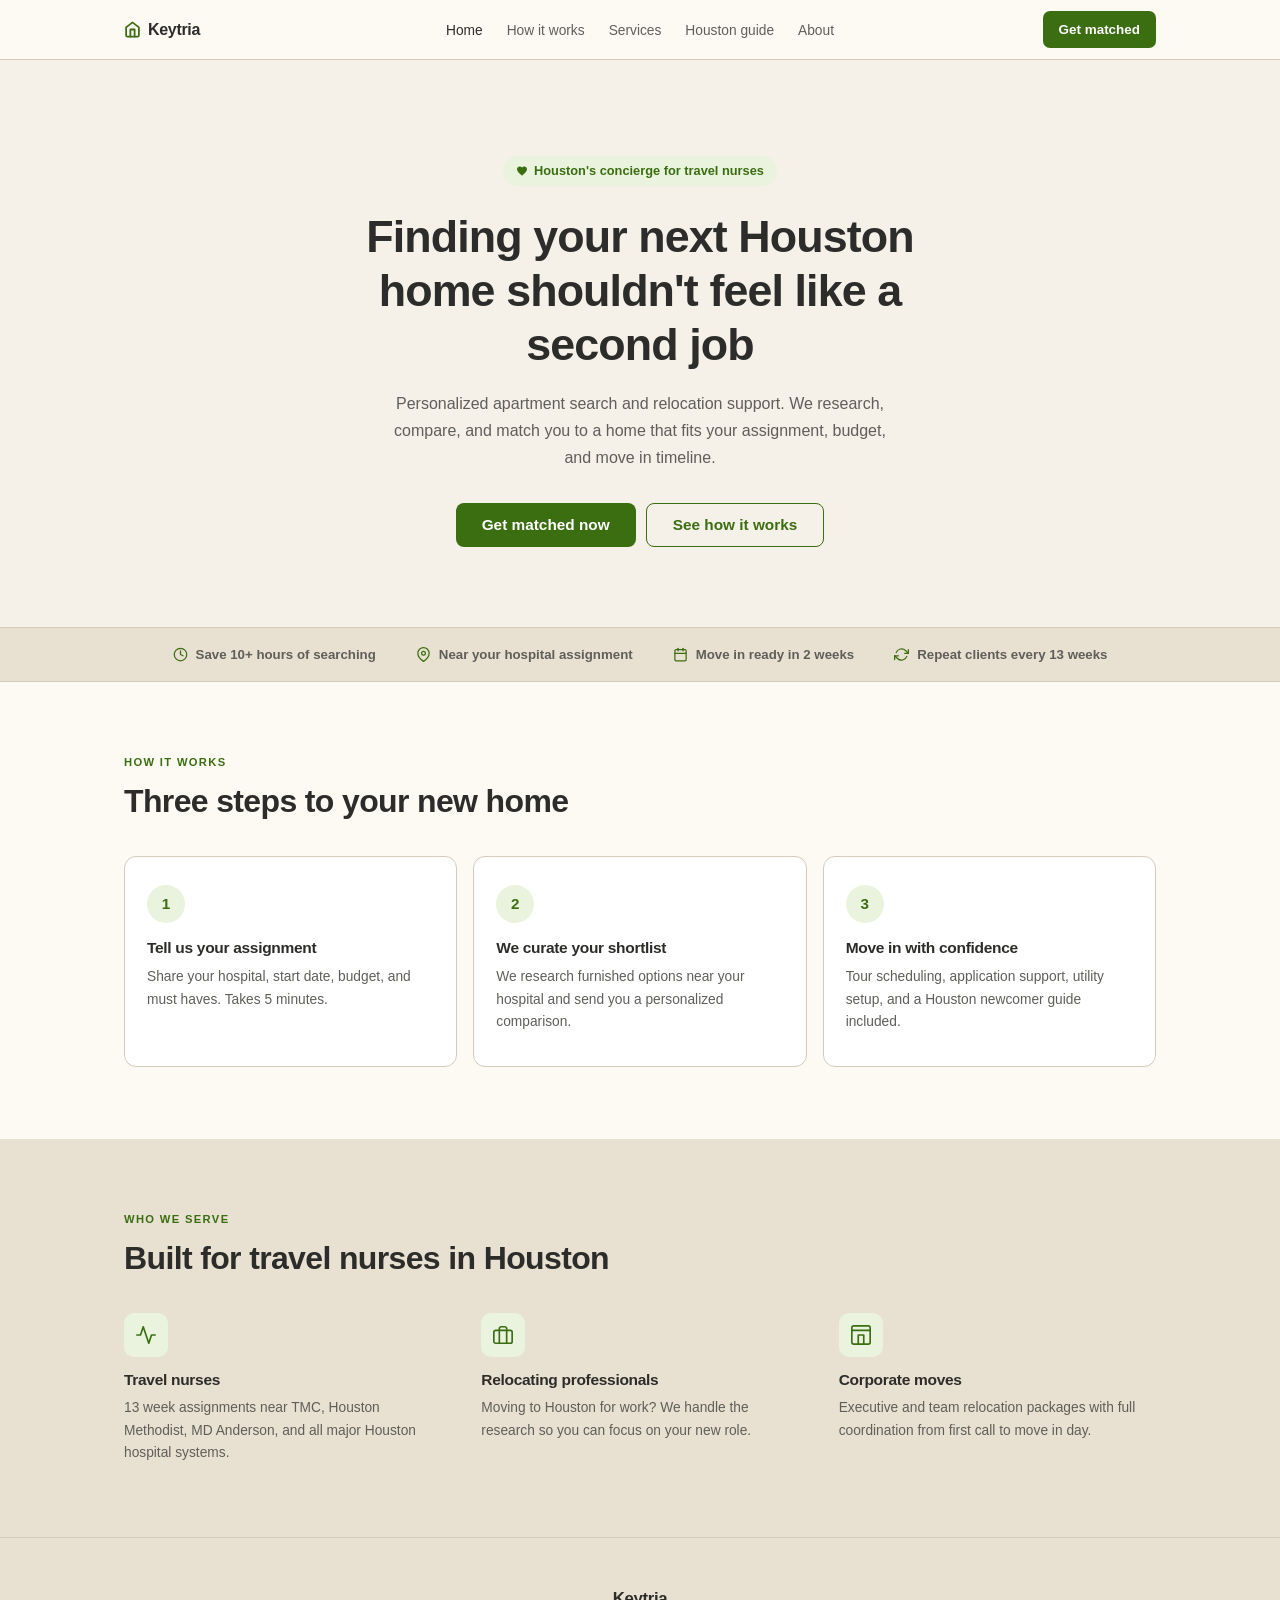
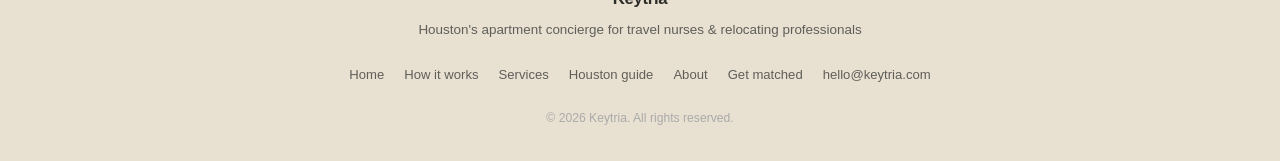
<file: index.html>
<!DOCTYPE html>
<html lang="en">
<head>
  <meta charset="UTF-8" />
  <meta name="viewport" content="width=device-width, initial-scale=1.0" />
  <title>Keytria — Apartment Concierge for Travel Nurses in Houston</title>
  <meta name="description" content="Personalized apartment search and relocation support for travel nurses in Houston." />
  <link rel="stylesheet" href="style.css" />
</head>
<body>

<!-- NAV -->
<nav class="nav">
  <div class="container">
    <div class="nav-inner">
      <a href="index.html" class="nav-logo">
        <svg width="17" height="17" viewBox="0 0 24 24" fill="none" stroke="currentColor" stroke-width="2.5" stroke-linecap="round" stroke-linejoin="round"><path d="M3 9l9-7 9 7v11a2 2 0 0 1-2 2H5a2 2 0 0 1-2-2z"/><polyline points="9 22 9 12 15 12 15 22"/></svg>
        Keytria
      </a>
      <ul class="nav-links">
        <li><a href="index.html" class="active">Home</a></li>
        <li><a href="how-it-works.html">How it works</a></li>
        <li><a href="services.html">Services</a></li>
        <li><a href="neighborhoods.html">Houston guide</a></li>
        <li><a href="about.html">About</a></li>
      </ul>
      <a href="get-started.html" class="btn-nav">Get matched</a>
      <button class="nav-toggle" onclick="document.getElementById('mob').classList.toggle('open')" aria-label="Menu">
        <span></span><span></span><span></span>
      </button>
    </div>
  </div>
</nav>
<div class="nav-mobile" id="mob">
  <a href="index.html">Home</a>
  <a href="how-it-works.html">How it works</a>
  <a href="services.html">Services</a>
  <a href="neighborhoods.html">Houston guide</a>
  <a href="about.html">About</a>
  <a href="get-started.html" class="btn-nav">Get matched</a>
</div>

<!-- HERO -->
<section class="hero">
  <div class="container">
    <div class="hero-inner">
      <div class="hero-pill">
        <svg width="12" height="12" viewBox="0 0 24 24" fill="currentColor"><path d="M12 21.35l-1.45-1.32C5.4 15.36 2 12.28 2 8.5 2 5.42 4.42 3 7.5 3c1.74 0 3.41.81 4.5 2.09C13.09 3.81 14.76 3 16.5 3 19.58 3 22 5.42 22 8.5c0 3.78-3.4 6.86-8.55 11.54L12 21.35z"/></svg>
        Houston's concierge for travel nurses
      </div>
      <h1>Finding your next Houston home shouldn't feel like a second job</h1>
      <p class="hero-sub">Personalized apartment search and relocation support. We research, compare, and match you to a home that fits your assignment, budget, and move in timeline.</p>
      <div class="hero-btns">
        <a href="get-started.html" class="btn btn-green btn-lg">Get matched now</a>
        <a href="how-it-works.html" class="btn btn-outline-green btn-lg">See how it works</a>
      </div>
    </div>
  </div>
</section>

<!-- TRUST BAR -->
<div class="trust-bar">
  <div class="container">
    <div class="trust-bar-inner">
      <div class="trust-item">
        <svg width="15" height="15" viewBox="0 0 24 24" fill="none" stroke="currentColor" stroke-width="2" stroke-linecap="round" stroke-linejoin="round"><circle cx="12" cy="12" r="10"/><polyline points="12 6 12 12 16 14"/></svg>
        Save 10+ hours of searching
      </div>
      <div class="trust-item">
        <svg width="15" height="15" viewBox="0 0 24 24" fill="none" stroke="currentColor" stroke-width="2" stroke-linecap="round" stroke-linejoin="round"><path d="M21 10c0 7-9 13-9 13s-9-6-9-13a9 9 0 0 1 18 0z"/><circle cx="12" cy="10" r="3"/></svg>
        Near your hospital assignment
      </div>
      <div class="trust-item">
        <svg width="15" height="15" viewBox="0 0 24 24" fill="none" stroke="currentColor" stroke-width="2" stroke-linecap="round" stroke-linejoin="round"><rect x="3" y="4" width="18" height="18" rx="2"/><line x1="16" y1="2" x2="16" y2="6"/><line x1="8" y1="2" x2="8" y2="6"/><line x1="3" y1="10" x2="21" y2="10"/></svg>
        Move in ready in 2 weeks
      </div>
      <div class="trust-item">
        <svg width="15" height="15" viewBox="0 0 24 24" fill="none" stroke="currentColor" stroke-width="2" stroke-linecap="round" stroke-linejoin="round"><polyline points="23 4 23 10 17 10"/><polyline points="1 20 1 14 7 14"/><path d="M3.51 9a9 9 0 0 1 14.85-3.36L23 10M1 14l4.64 4.36A9 9 0 0 0 20.49 15"/></svg>
        Repeat clients every 13 weeks
      </div>
    </div>
  </div>
</div>

<!-- HOW IT WORKS -->
<section class="section bg-cream">
  <div class="container">
    <div class="section-label">How it works</div>
    <h2 class="section-title">Three steps to your new home</h2>
    <div class="steps-grid">
      <div class="step-card">
        <div class="step-num">1</div>
        <h3>Tell us your assignment</h3>
        <p>Share your hospital, start date, budget, and must haves. Takes 5 minutes.</p>
      </div>
      <div class="step-card">
        <div class="step-num">2</div>
        <h3>We curate your shortlist</h3>
        <p>We research furnished options near your hospital and send you a personalized comparison.</p>
      </div>
      <div class="step-card">
        <div class="step-num">3</div>
        <h3>Move in with confidence</h3>
        <p>Tour scheduling, application support, utility setup, and a Houston newcomer guide included.</p>
      </div>
    </div>
  </div>
</section>

<!-- WHO WE SERVE -->
<section class="section bg-beige">
  <div class="container">
    <div class="section-label">Who we serve</div>
    <h2 class="section-title">Built for travel nurses in Houston</h2>
    <div class="serve-grid">
      <div class="serve-item">
        <div class="serve-icon">
          <svg width="22" height="22" viewBox="0 0 24 24" fill="none" stroke="currentColor" stroke-width="1.8" stroke-linecap="round" stroke-linejoin="round"><path d="M22 12h-4l-3 9L9 3l-3 9H2"/></svg>
        </div>
        <h3>Travel nurses</h3>
        <p>13 week assignments near TMC, Houston Methodist, MD Anderson, and all major Houston hospital systems.</p>
      </div>
      <div class="serve-item">
        <div class="serve-icon">
          <svg width="22" height="22" viewBox="0 0 24 24" fill="none" stroke="currentColor" stroke-width="1.8" stroke-linecap="round" stroke-linejoin="round"><rect x="2" y="7" width="20" height="14" rx="2"/><path d="M16 21V5a2 2 0 0 0-2-2h-4a2 2 0 0 0-2 2v16"/></svg>
        </div>
        <h3>Relocating professionals</h3>
        <p>Moving to Houston for work? We handle the research so you can focus on your new role.</p>
      </div>
      <div class="serve-item">
        <div class="serve-icon">
          <svg width="22" height="22" viewBox="0 0 24 24" fill="none" stroke="currentColor" stroke-width="1.8" stroke-linecap="round" stroke-linejoin="round"><rect x="2" y="2" width="20" height="20" rx="2"/><path d="M9 22V12h6v10"/><path d="M2 7h20"/></svg>
        </div>
        <h3>Corporate moves</h3>
        <p>Executive and team relocation packages with full coordination from first call to move in day.</p>
      </div>
    </div>
  </div>
</section>

<!-- FOOTER -->
<footer class="footer">
  <div class="container">
    <div class="footer-logo">Keytria</div>
    <p class="footer-sub">Houston's apartment concierge for travel nurses &amp; relocating professionals</p>
    <div class="footer-links">
      <a href="index.html">Home</a>
      <a href="how-it-works.html">How it works</a>
      <a href="services.html">Services</a>
      <a href="neighborhoods.html">Houston guide</a>
      <a href="about.html">About</a>
      <a href="get-started.html">Get matched</a>
      <a href="mailto:hello@keytria.com">hello@keytria.com</a>
    </div>
    <p class="footer-copy">&copy; 2026 Keytria. All rights reserved.</p>
  </div>
</footer>

</body>
</html>
</file>
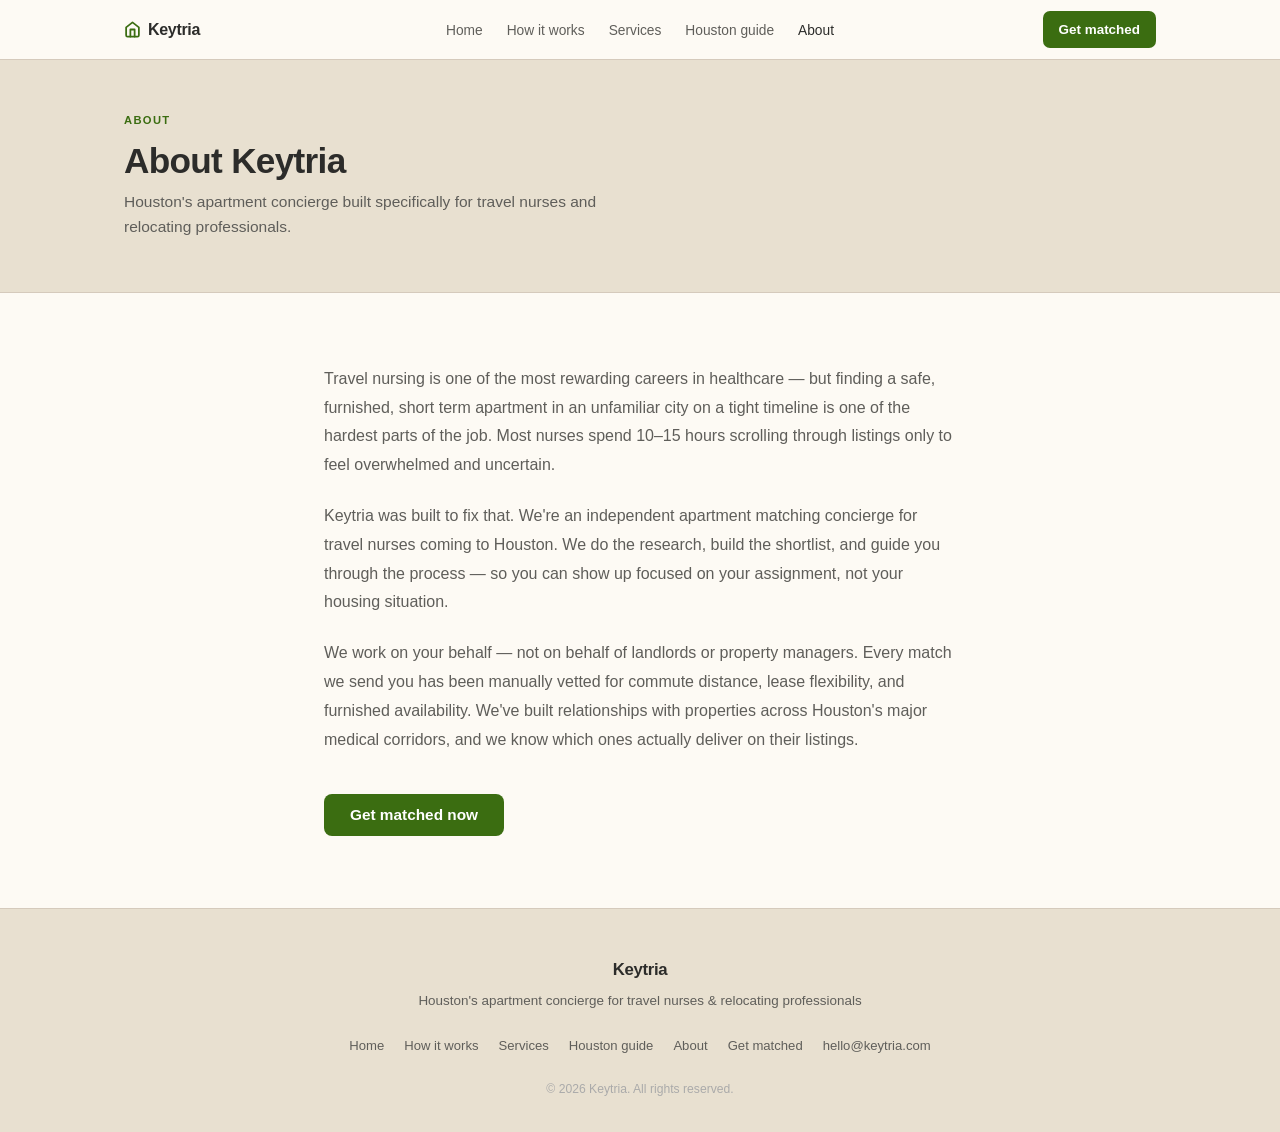
<file: about.html>
<!DOCTYPE html>
<html lang="en">
<head>
  <meta charset="UTF-8" />
  <meta name="viewport" content="width=device-width, initial-scale=1.0" />
  <title>About — Keytria</title>
  <link rel="stylesheet" href="style.css" />
</head>
<body>

<!-- NAV -->
<nav class="nav">
  <div class="container">
    <div class="nav-inner">
      <a href="index.html" class="nav-logo">
        <svg width="17" height="17" viewBox="0 0 24 24" fill="none" stroke="currentColor" stroke-width="2.5" stroke-linecap="round" stroke-linejoin="round"><path d="M3 9l9-7 9 7v11a2 2 0 0 1-2 2H5a2 2 0 0 1-2-2z"/><polyline points="9 22 9 12 15 12 15 22"/></svg>
        Keytria
      </a>
      <ul class="nav-links">
        <li><a href="index.html">Home</a></li>
        <li><a href="how-it-works.html">How it works</a></li>
        <li><a href="services.html">Services</a></li>
        <li><a href="neighborhoods.html">Houston guide</a></li>
        <li><a href="about.html" class="active">About</a></li>
      </ul>
      <a href="get-started.html" class="btn-nav">Get matched</a>
      <button class="nav-toggle" onclick="document.getElementById('mob').classList.toggle('open')" aria-label="Menu">
        <span></span><span></span><span></span>
      </button>
    </div>
  </div>
</nav>
<div class="nav-mobile" id="mob">
  <a href="index.html">Home</a>
  <a href="how-it-works.html">How it works</a>
  <a href="services.html">Services</a>
  <a href="neighborhoods.html">Houston guide</a>
  <a href="about.html">About</a>
  <a href="get-started.html" class="btn-nav">Get matched</a>
</div>

<!-- HEADER -->
<div class="page-header">
  <div class="container">
    <div class="section-label">About</div>
    <h1>About Keytria</h1>
    <p>Houston's apartment concierge built specifically for travel nurses and relocating professionals.</p>
  </div>
</div>

<!-- CONTENT -->
<section class="section bg-cream">
  <div class="container" style="max-width:680px;">
    <p style="font-size:1rem;line-height:1.8;color:var(--muted);margin-bottom:22px;">
      Travel nursing is one of the most rewarding careers in healthcare — but finding a safe, furnished, short term apartment in an unfamiliar city on a tight timeline is one of the hardest parts of the job. Most nurses spend 10–15 hours scrolling through listings only to feel overwhelmed and uncertain.
    </p>
    <p style="font-size:1rem;line-height:1.8;color:var(--muted);margin-bottom:22px;">
      Keytria was built to fix that. We're an independent apartment matching concierge for travel nurses coming to Houston. We do the research, build the shortlist, and guide you through the process — so you can show up focused on your assignment, not your housing situation.
    </p>
    <p style="font-size:1rem;line-height:1.8;color:var(--muted);margin-bottom:40px;">
      We work on your behalf — not on behalf of landlords or property managers. Every match we send you has been manually vetted for commute distance, lease flexibility, and furnished availability. We've built relationships with properties across Houston's major medical corridors, and we know which ones actually deliver on their listings.
    </p>
    <a href="get-started.html" class="btn btn-green btn-lg">Get matched now</a>
  </div>
</section>

<!-- FOOTER -->
<footer class="footer">
  <div class="container">
    <div class="footer-logo">Keytria</div>
    <p class="footer-sub">Houston's apartment concierge for travel nurses &amp; relocating professionals</p>
    <div class="footer-links">
      <a href="index.html">Home</a>
      <a href="how-it-works.html">How it works</a>
      <a href="services.html">Services</a>
      <a href="neighborhoods.html">Houston guide</a>
      <a href="about.html">About</a>
      <a href="get-started.html">Get matched</a>
      <a href="mailto:hello@keytria.com">hello@keytria.com</a>
    </div>
    <p class="footer-copy">&copy; 2026 Keytria. All rights reserved.</p>
  </div>
</footer>

</body>
</html>
</file>
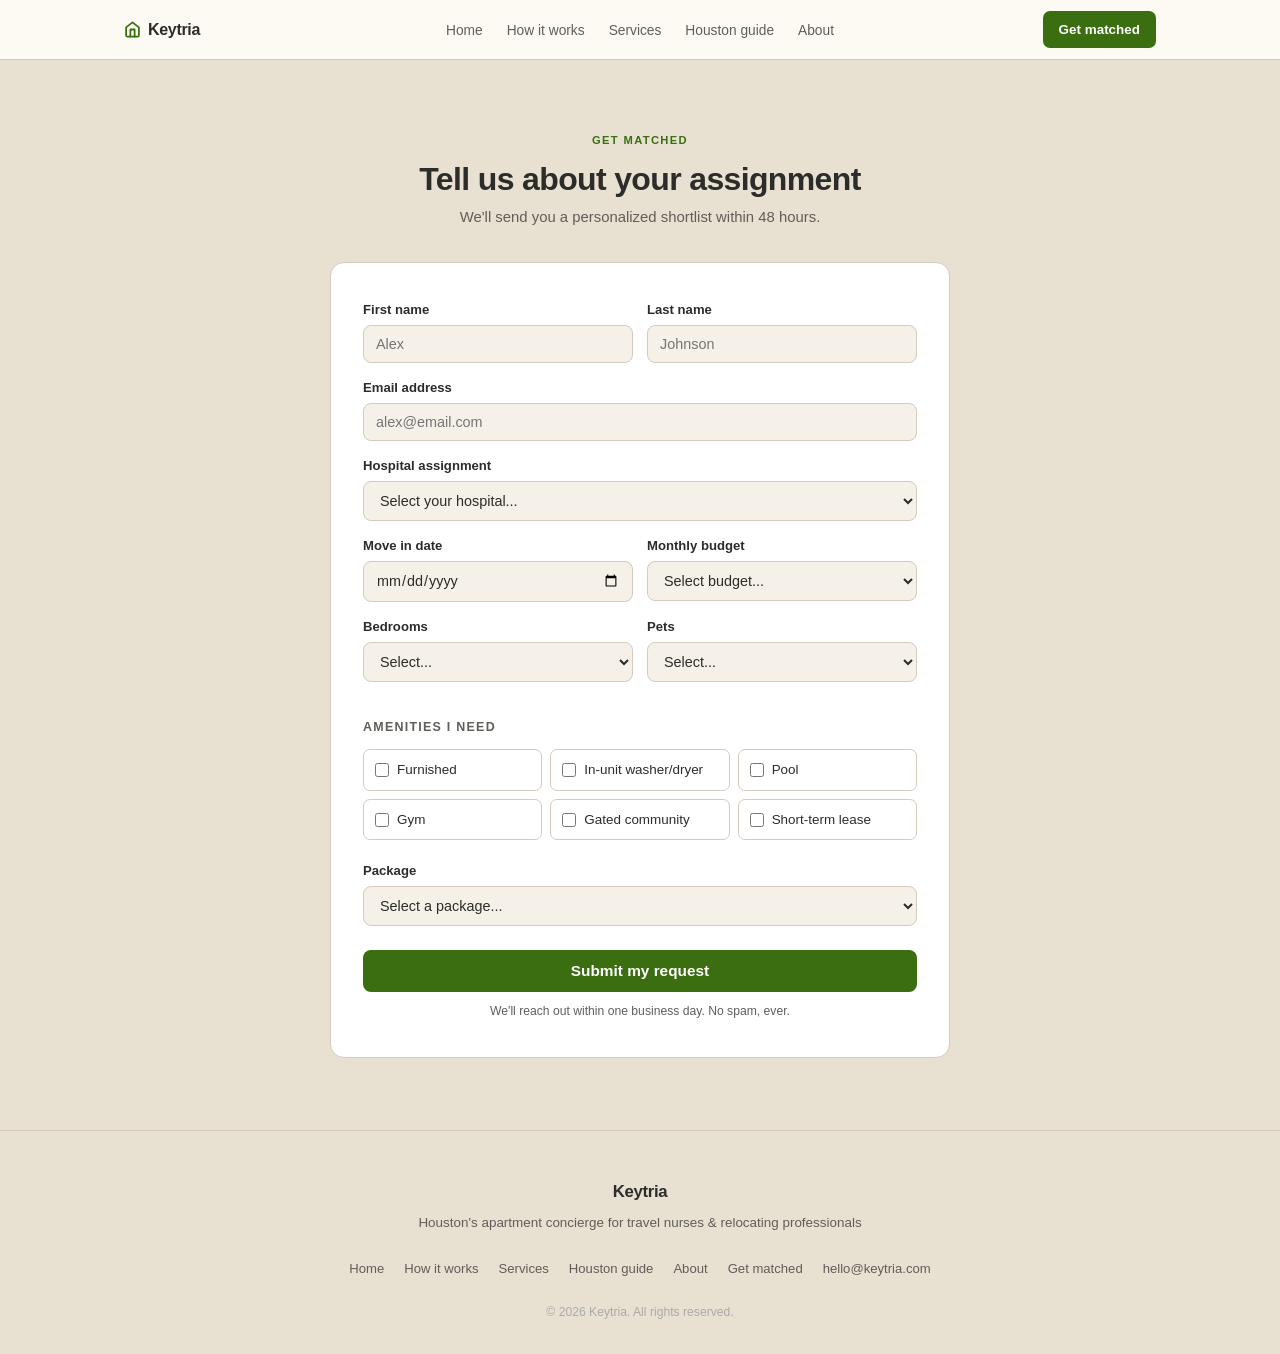
<file: get-started.html>
<!DOCTYPE html>
<html lang="en">
<head>
  <meta charset="UTF-8" />
  <meta name="viewport" content="width=device-width, initial-scale=1.0" />
  <title>Get Matched — Keytria</title>
  <link rel="stylesheet" href="style.css" />
</head>
<body>

<!-- NAV -->
<nav class="nav">
  <div class="container">
    <div class="nav-inner">
      <a href="index.html" class="nav-logo">
        <svg width="17" height="17" viewBox="0 0 24 24" fill="none" stroke="currentColor" stroke-width="2.5" stroke-linecap="round" stroke-linejoin="round"><path d="M3 9l9-7 9 7v11a2 2 0 0 1-2 2H5a2 2 0 0 1-2-2z"/><polyline points="9 22 9 12 15 12 15 22"/></svg>
        Keytria
      </a>
      <ul class="nav-links">
        <li><a href="index.html">Home</a></li>
        <li><a href="how-it-works.html">How it works</a></li>
        <li><a href="services.html">Services</a></li>
        <li><a href="neighborhoods.html">Houston guide</a></li>
        <li><a href="about.html">About</a></li>
      </ul>
      <a href="get-started.html" class="btn-nav">Get matched</a>
      <button class="nav-toggle" onclick="document.getElementById('mob').classList.toggle('open')" aria-label="Menu">
        <span></span><span></span><span></span>
      </button>
    </div>
  </div>
</nav>
<div class="nav-mobile" id="mob">
  <a href="index.html">Home</a>
  <a href="how-it-works.html">How it works</a>
  <a href="services.html">Services</a>
  <a href="neighborhoods.html">Houston guide</a>
  <a href="about.html">About</a>
  <a href="get-started.html" class="btn-nav">Get matched</a>
</div>

<!-- FORM -->
<section class="section bg-beige">
  <div class="container">
    <div style="text-align:center;margin-bottom:32px;">
      <div class="section-label">Get matched</div>
      <h1 style="font-size:clamp(1.6rem,3vw,2rem);margin-bottom:8px;">Tell us about your assignment</h1>
      <p style="font-size:.93rem;color:var(--muted);">We'll send you a personalized shortlist within 48 hours.</p>
    </div>

    <div class="form-wrap">
      <div class="form-card">

        <form id="intakeForm" onsubmit="handleSubmit(event)">

          <div class="form-row">
            <div class="form-group">
              <label for="fname">First name</label>
              <input type="text" id="fname" placeholder="Alex" required />
            </div>
            <div class="form-group">
              <label for="lname">Last name</label>
              <input type="text" id="lname" placeholder="Johnson" required />
            </div>
          </div>

          <div class="form-group">
            <label for="email">Email address</label>
            <input type="email" id="email" placeholder="alex@email.com" required />
          </div>

          <div class="form-group">
            <label for="hospital">Hospital assignment</label>
            <select id="hospital" required>
              <option value="">Select your hospital...</option>
              <optgroup label="Texas Medical Center">
                <option>MD Anderson Cancer Center</option>
                <option>Memorial Hermann — TMC</option>
                <option>Houston Methodist Hospital</option>
                <option>UTHealth Houston</option>
                <option>Baylor St. Luke's Medical Center</option>
                <option>Texas Children's Hospital</option>
                <option>Ben Taub Hospital (Harris Health)</option>
              </optgroup>
              <optgroup label="Greater Houston">
                <option>HCA Houston Healthcare — Clear Lake</option>
                <option>HCA Houston Healthcare — Pearland</option>
                <option>HCA Houston Healthcare — West</option>
                <option>Houston Methodist Sugar Land</option>
                <option>Houston Methodist The Woodlands</option>
                <option>Memorial Hermann — The Woodlands</option>
                <option>Memorial Hermann — Katy</option>
                <option>Memorial Hermann — Northwest</option>
                <option>Other Houston area hospital</option>
              </optgroup>
            </select>
          </div>

          <div class="form-row">
            <div class="form-group">
              <label for="movein">Move in date</label>
              <input type="date" id="movein" required />
            </div>
            <div class="form-group">
              <label for="budget">Monthly budget</label>
              <select id="budget" required>
                <option value="">Select budget...</option>
                <option>Under $1,200/mo</option>
                <option>$1,200 – $1,600/mo</option>
                <option>$1,600 – $2,000/mo</option>
                <option>$2,000 – $2,500/mo</option>
                <option>$2,500 – $3,000/mo</option>
                <option>$3,000+/mo</option>
              </select>
            </div>
          </div>

          <div class="form-row">
            <div class="form-group">
              <label for="beds">Bedrooms</label>
              <select id="beds" required>
                <option value="">Select...</option>
                <option>Studio</option>
                <option>1 bedroom</option>
                <option>2 bedrooms</option>
                <option>3 bedrooms</option>
              </select>
            </div>
            <div class="form-group">
              <label for="pets">Pets</label>
              <select id="pets">
                <option value="">Select...</option>
                <option>No pets</option>
                <option>Dog</option>
                <option>Cat</option>
                <option>Dog &amp; cat</option>
                <option>Other</option>
              </select>
            </div>
          </div>

          <div class="form-section">Amenities I need</div>
          <div class="checkbox-grid" style="margin-bottom:20px;">
            <label class="check-label"><input type="checkbox" /> Furnished</label>
            <label class="check-label"><input type="checkbox" /> In-unit washer/dryer</label>
            <label class="check-label"><input type="checkbox" /> Pool</label>
            <label class="check-label"><input type="checkbox" /> Gym</label>
            <label class="check-label"><input type="checkbox" /> Gated community</label>
            <label class="check-label"><input type="checkbox" /> Short-term lease</label>
          </div>

          <div class="form-group">
            <label for="package">Package</label>
            <select id="package" required>
              <option value="">Select a package...</option>
              <option>Quick Match — $99</option>
              <option>Full Relocation — $249</option>
              <option>VIP Concierge — $499</option>
            </select>
          </div>

          <div style="margin-top:24px;">
            <button type="submit" class="btn btn-green btn-full btn-lg">Submit my request</button>
            <p style="font-size:.76rem;color:var(--muted);text-align:center;margin-top:10px;">We'll reach out within one business day. No spam, ever.</p>
          </div>

        </form>

        <div id="success" style="display:none;text-align:center;padding:32px 0;">
          <div style="width:52px;height:52px;background:var(--green);border-radius:50%;display:flex;align-items:center;justify-content:center;margin:0 auto 16px;color:white;font-size:1.3rem;">✓</div>
          <h3 style="margin-bottom:8px;">Request received!</h3>
          <p style="font-size:.9rem;color:var(--muted);">Your concierge will reach out within one business day with next steps.</p>
        </div>

      </div>
    </div>
  </div>
</section>

<!-- FOOTER -->
<footer class="footer">
  <div class="container">
    <div class="footer-logo">Keytria</div>
    <p class="footer-sub">Houston's apartment concierge for travel nurses &amp; relocating professionals</p>
    <div class="footer-links">
      <a href="index.html">Home</a>
      <a href="how-it-works.html">How it works</a>
      <a href="services.html">Services</a>
      <a href="neighborhoods.html">Houston guide</a>
      <a href="about.html">About</a>
      <a href="get-started.html">Get matched</a>
      <a href="mailto:hello@keytria.com">hello@keytria.com</a>
    </div>
    <p class="footer-copy">&copy; 2026 Keytria. All rights reserved.</p>
  </div>
</footer>

<script>
  function handleSubmit(e) {
    e.preventDefault();
    document.getElementById('intakeForm').style.display = 'none';
    document.getElementById('success').style.display = 'block';
  }
</script>
</body>
</html>
</file>
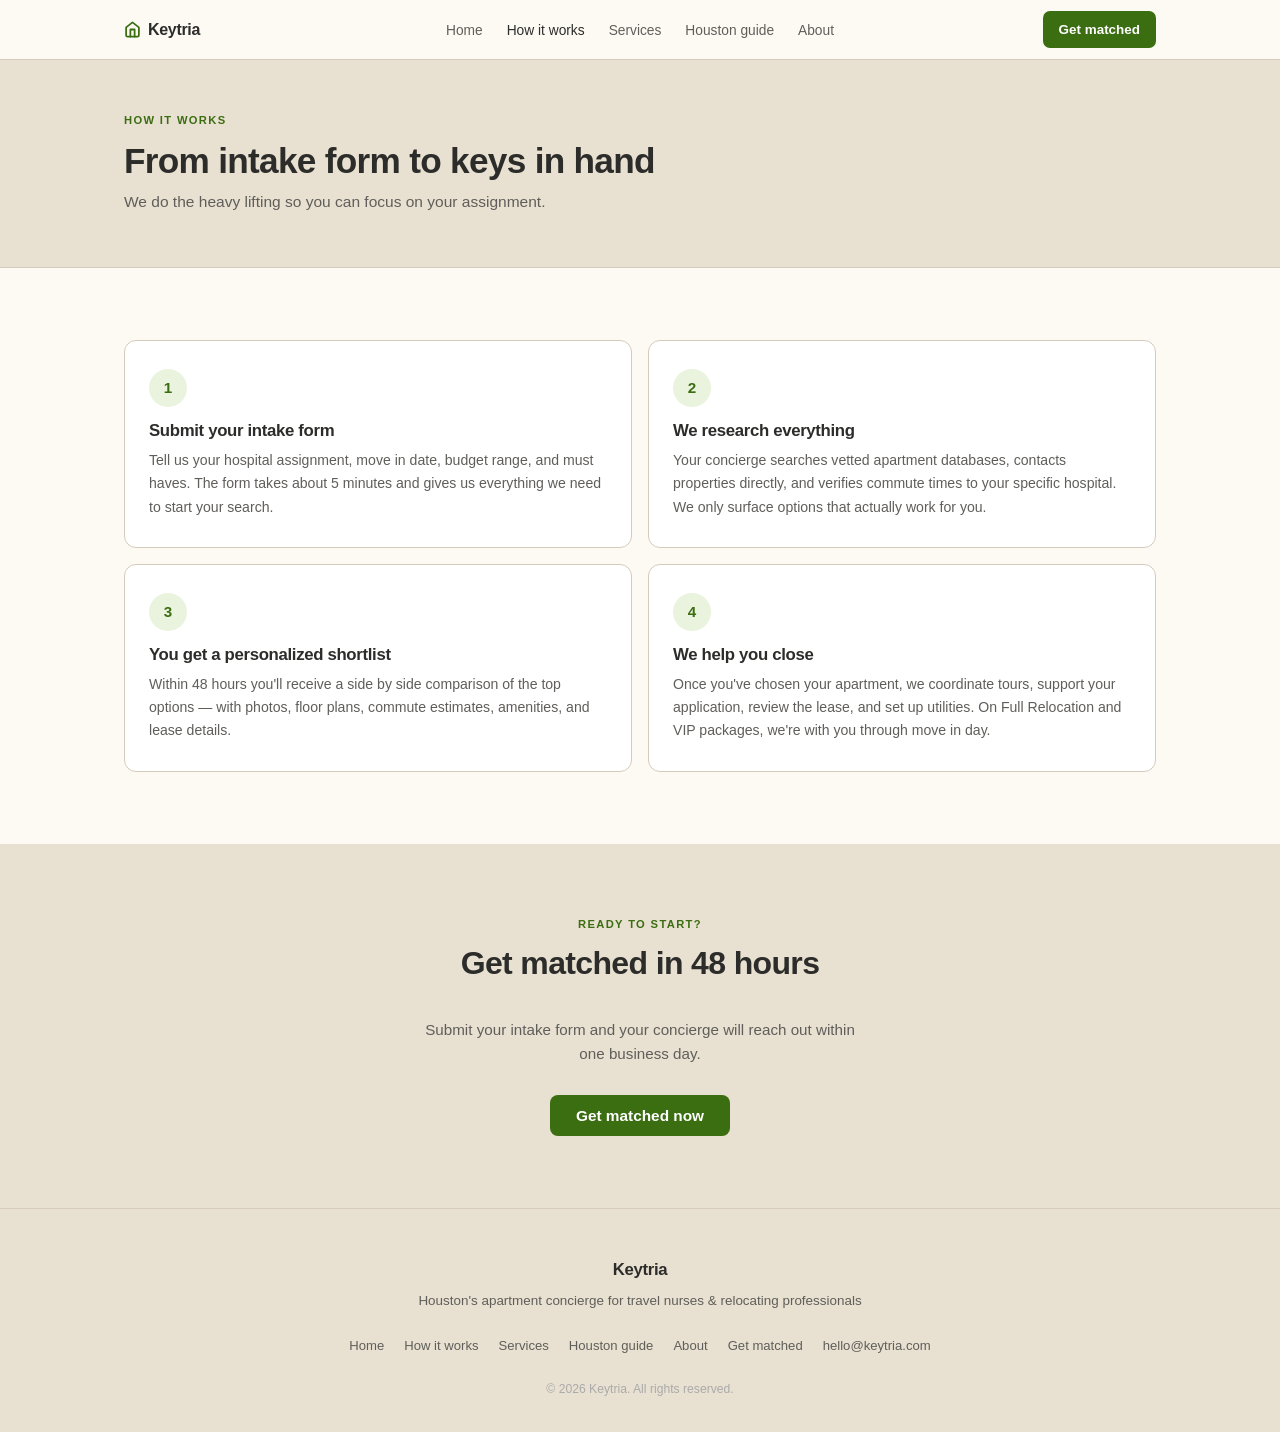
<file: how-it-works.html>
<!DOCTYPE html>
<html lang="en">
<head>
  <meta charset="UTF-8" />
  <meta name="viewport" content="width=device-width, initial-scale=1.0" />
  <title>How It Works — Keytria</title>
  <link rel="stylesheet" href="style.css" />
</head>
<body>

<!-- NAV -->
<nav class="nav">
  <div class="container">
    <div class="nav-inner">
      <a href="index.html" class="nav-logo">
        <svg width="17" height="17" viewBox="0 0 24 24" fill="none" stroke="currentColor" stroke-width="2.5" stroke-linecap="round" stroke-linejoin="round"><path d="M3 9l9-7 9 7v11a2 2 0 0 1-2 2H5a2 2 0 0 1-2-2z"/><polyline points="9 22 9 12 15 12 15 22"/></svg>
        Keytria
      </a>
      <ul class="nav-links">
        <li><a href="index.html">Home</a></li>
        <li><a href="how-it-works.html" class="active">How it works</a></li>
        <li><a href="services.html">Services</a></li>
        <li><a href="neighborhoods.html">Houston guide</a></li>
        <li><a href="about.html">About</a></li>
      </ul>
      <a href="get-started.html" class="btn-nav">Get matched</a>
      <button class="nav-toggle" onclick="document.getElementById('mob').classList.toggle('open')" aria-label="Menu">
        <span></span><span></span><span></span>
      </button>
    </div>
  </div>
</nav>
<div class="nav-mobile" id="mob">
  <a href="index.html">Home</a>
  <a href="how-it-works.html">How it works</a>
  <a href="services.html">Services</a>
  <a href="neighborhoods.html">Houston guide</a>
  <a href="about.html">About</a>
  <a href="get-started.html" class="btn-nav">Get matched</a>
</div>

<!-- HEADER -->
<div class="page-header">
  <div class="container">
    <div class="section-label">How it works</div>
    <h1>From intake form to keys in hand</h1>
    <p>We do the heavy lifting so you can focus on your assignment.</p>
  </div>
</div>

<!-- 4 STEPS -->
<section class="section bg-cream">
  <div class="container">
    <div class="steps-4-grid">
      <div class="step-4-card">
        <div class="step-num">1</div>
        <h3>Submit your intake form</h3>
        <p>Tell us your hospital assignment, move in date, budget range, and must haves. The form takes about 5 minutes and gives us everything we need to start your search.</p>
      </div>
      <div class="step-4-card">
        <div class="step-num">2</div>
        <h3>We research everything</h3>
        <p>Your concierge searches vetted apartment databases, contacts properties directly, and verifies commute times to your specific hospital. We only surface options that actually work for you.</p>
      </div>
      <div class="step-4-card">
        <div class="step-num">3</div>
        <h3>You get a personalized shortlist</h3>
        <p>Within 48 hours you'll receive a side by side comparison of the top options — with photos, floor plans, commute estimates, amenities, and lease details.</p>
      </div>
      <div class="step-4-card">
        <div class="step-num">4</div>
        <h3>We help you close</h3>
        <p>Once you've chosen your apartment, we coordinate tours, support your application, review the lease, and set up utilities. On Full Relocation and VIP packages, we're with you through move in day.</p>
      </div>
    </div>
  </div>
</section>

<!-- CTA -->
<section class="section bg-beige" style="text-align:center;">
  <div class="container" style="max-width:500px;">
    <div class="section-label">Ready to start?</div>
    <h2 class="section-title">Get matched in 48 hours</h2>
    <p class="section-sub" style="margin:0 auto 28px;">Submit your intake form and your concierge will reach out within one business day.</p>
    <a href="get-started.html" class="btn btn-green btn-lg">Get matched now</a>
  </div>
</section>

<!-- FOOTER -->
<footer class="footer">
  <div class="container">
    <div class="footer-logo">Keytria</div>
    <p class="footer-sub">Houston's apartment concierge for travel nurses &amp; relocating professionals</p>
    <div class="footer-links">
      <a href="index.html">Home</a>
      <a href="how-it-works.html">How it works</a>
      <a href="services.html">Services</a>
      <a href="neighborhoods.html">Houston guide</a>
      <a href="about.html">About</a>
      <a href="get-started.html">Get matched</a>
      <a href="mailto:hello@keytria.com">hello@keytria.com</a>
    </div>
    <p class="footer-copy">&copy; 2026 Keytria. All rights reserved.</p>
  </div>
</footer>

</body>
</html>
</file>
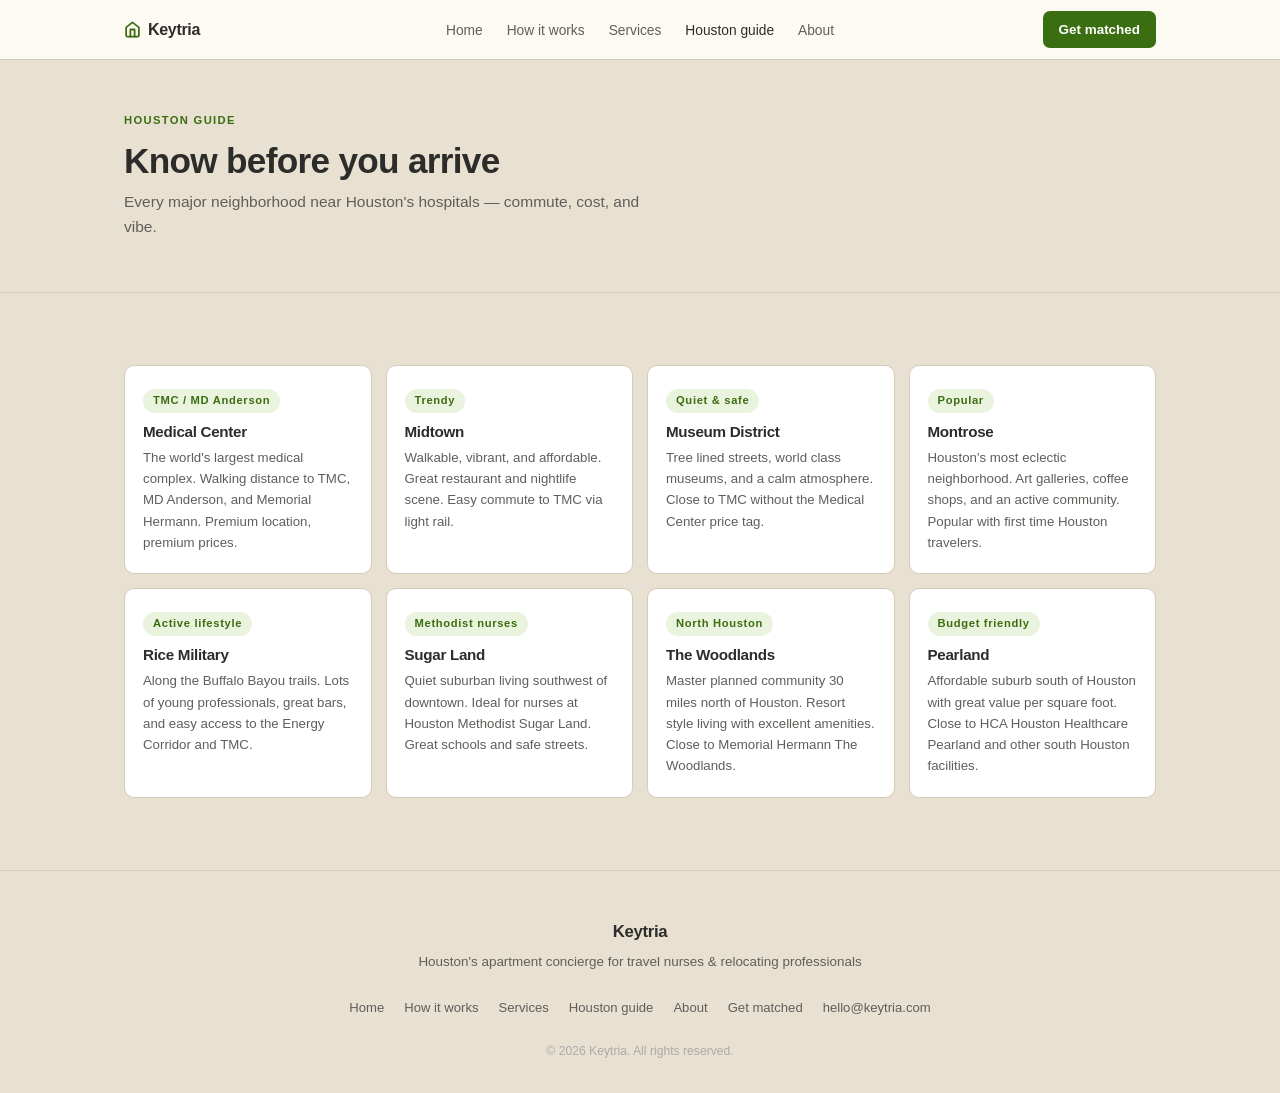
<file: neighborhoods.html>
<!DOCTYPE html>
<html lang="en">
<head>
  <meta charset="UTF-8" />
  <meta name="viewport" content="width=device-width, initial-scale=1.0" />
  <title>Houston Guide — Keytria</title>
  <link rel="stylesheet" href="style.css" />
</head>
<body>

<!-- NAV -->
<nav class="nav">
  <div class="container">
    <div class="nav-inner">
      <a href="index.html" class="nav-logo">
        <svg width="17" height="17" viewBox="0 0 24 24" fill="none" stroke="currentColor" stroke-width="2.5" stroke-linecap="round" stroke-linejoin="round"><path d="M3 9l9-7 9 7v11a2 2 0 0 1-2 2H5a2 2 0 0 1-2-2z"/><polyline points="9 22 9 12 15 12 15 22"/></svg>
        Keytria
      </a>
      <ul class="nav-links">
        <li><a href="index.html">Home</a></li>
        <li><a href="how-it-works.html">How it works</a></li>
        <li><a href="services.html">Services</a></li>
        <li><a href="neighborhoods.html" class="active">Houston guide</a></li>
        <li><a href="about.html">About</a></li>
      </ul>
      <a href="get-started.html" class="btn-nav">Get matched</a>
      <button class="nav-toggle" onclick="document.getElementById('mob').classList.toggle('open')" aria-label="Menu">
        <span></span><span></span><span></span>
      </button>
    </div>
  </div>
</nav>
<div class="nav-mobile" id="mob">
  <a href="index.html">Home</a>
  <a href="how-it-works.html">How it works</a>
  <a href="services.html">Services</a>
  <a href="neighborhoods.html">Houston guide</a>
  <a href="about.html">About</a>
  <a href="get-started.html" class="btn-nav">Get matched</a>
</div>

<!-- HEADER -->
<div class="page-header">
  <div class="container">
    <div class="section-label">Houston guide</div>
    <h1>Know before you arrive</h1>
    <p>Every major neighborhood near Houston's hospitals — commute, cost, and vibe.</p>
  </div>
</div>

<!-- NEIGHBORHOODS -->
<section class="section bg-beige">
  <div class="container">
    <div class="nbhd-grid">

      <div class="nbhd-card">
        <div class="nbhd-pill">TMC / MD Anderson</div>
        <h3>Medical Center</h3>
        <p>The world's largest medical complex. Walking distance to TMC, MD Anderson, and Memorial Hermann. Premium location, premium prices.</p>
      </div>

      <div class="nbhd-card">
        <div class="nbhd-pill">Trendy</div>
        <h3>Midtown</h3>
        <p>Walkable, vibrant, and affordable. Great restaurant and nightlife scene. Easy commute to TMC via light rail.</p>
      </div>

      <div class="nbhd-card">
        <div class="nbhd-pill">Quiet &amp; safe</div>
        <h3>Museum District</h3>
        <p>Tree lined streets, world class museums, and a calm atmosphere. Close to TMC without the Medical Center price tag.</p>
      </div>

      <div class="nbhd-card">
        <div class="nbhd-pill">Popular</div>
        <h3>Montrose</h3>
        <p>Houston's most eclectic neighborhood. Art galleries, coffee shops, and an active community. Popular with first time Houston travelers.</p>
      </div>

      <div class="nbhd-card">
        <div class="nbhd-pill">Active lifestyle</div>
        <h3>Rice Military</h3>
        <p>Along the Buffalo Bayou trails. Lots of young professionals, great bars, and easy access to the Energy Corridor and TMC.</p>
      </div>

      <div class="nbhd-card">
        <div class="nbhd-pill">Methodist nurses</div>
        <h3>Sugar Land</h3>
        <p>Quiet suburban living southwest of downtown. Ideal for nurses at Houston Methodist Sugar Land. Great schools and safe streets.</p>
      </div>

      <div class="nbhd-card">
        <div class="nbhd-pill">North Houston</div>
        <h3>The Woodlands</h3>
        <p>Master planned community 30 miles north of Houston. Resort style living with excellent amenities. Close to Memorial Hermann The Woodlands.</p>
      </div>

      <div class="nbhd-card">
        <div class="nbhd-pill">Budget friendly</div>
        <h3>Pearland</h3>
        <p>Affordable suburb south of Houston with great value per square foot. Close to HCA Houston Healthcare Pearland and other south Houston facilities.</p>
      </div>

    </div>
  </div>
</section>

<!-- FOOTER -->
<footer class="footer">
  <div class="container">
    <div class="footer-logo">Keytria</div>
    <p class="footer-sub">Houston's apartment concierge for travel nurses &amp; relocating professionals</p>
    <div class="footer-links">
      <a href="index.html">Home</a>
      <a href="how-it-works.html">How it works</a>
      <a href="services.html">Services</a>
      <a href="neighborhoods.html">Houston guide</a>
      <a href="about.html">About</a>
      <a href="get-started.html">Get matched</a>
      <a href="mailto:hello@keytria.com">hello@keytria.com</a>
    </div>
    <p class="footer-copy">&copy; 2026 Keytria. All rights reserved.</p>
  </div>
</footer>

</body>
</html>
</file>
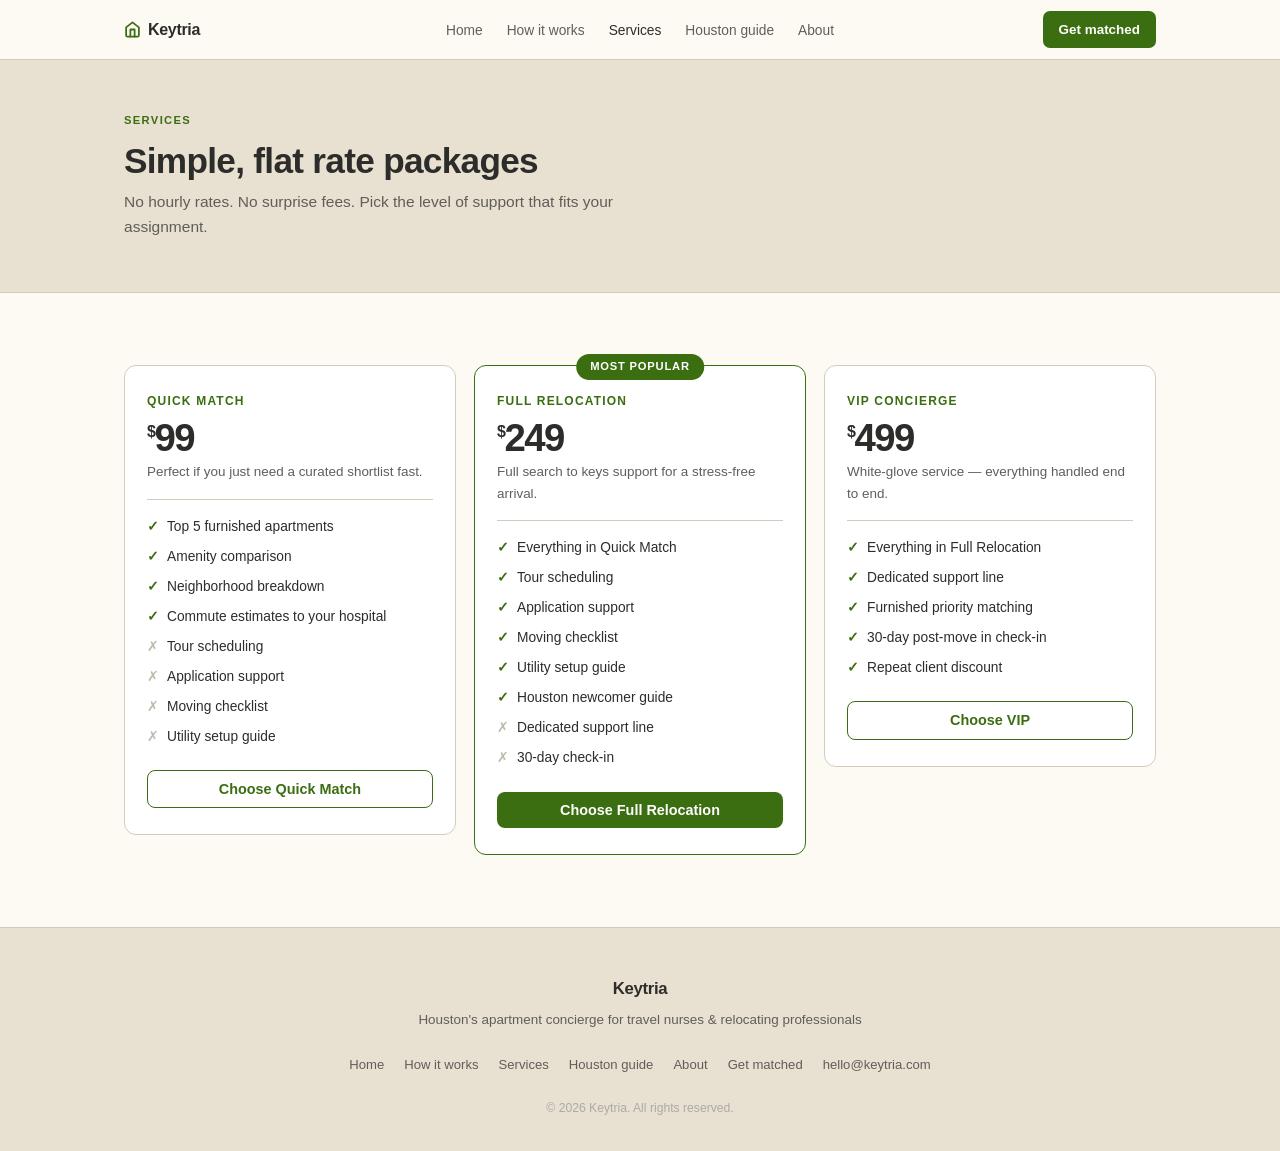
<file: services.html>
<!DOCTYPE html>
<html lang="en">
<head>
  <meta charset="UTF-8" />
  <meta name="viewport" content="width=device-width, initial-scale=1.0" />
  <title>Services — Keytria</title>
  <link rel="stylesheet" href="style.css" />
</head>
<body>

<!-- NAV -->
<nav class="nav">
  <div class="container">
    <div class="nav-inner">
      <a href="index.html" class="nav-logo">
        <svg width="17" height="17" viewBox="0 0 24 24" fill="none" stroke="currentColor" stroke-width="2.5" stroke-linecap="round" stroke-linejoin="round"><path d="M3 9l9-7 9 7v11a2 2 0 0 1-2 2H5a2 2 0 0 1-2-2z"/><polyline points="9 22 9 12 15 12 15 22"/></svg>
        Keytria
      </a>
      <ul class="nav-links">
        <li><a href="index.html">Home</a></li>
        <li><a href="how-it-works.html">How it works</a></li>
        <li><a href="services.html" class="active">Services</a></li>
        <li><a href="neighborhoods.html">Houston guide</a></li>
        <li><a href="about.html">About</a></li>
      </ul>
      <a href="get-started.html" class="btn-nav">Get matched</a>
      <button class="nav-toggle" onclick="document.getElementById('mob').classList.toggle('open')" aria-label="Menu">
        <span></span><span></span><span></span>
      </button>
    </div>
  </div>
</nav>
<div class="nav-mobile" id="mob">
  <a href="index.html">Home</a>
  <a href="how-it-works.html">How it works</a>
  <a href="services.html">Services</a>
  <a href="neighborhoods.html">Houston guide</a>
  <a href="about.html">About</a>
  <a href="get-started.html" class="btn-nav">Get matched</a>
</div>

<!-- HEADER -->
<div class="page-header">
  <div class="container">
    <div class="section-label">Services</div>
    <h1>Simple, flat rate packages</h1>
    <p>No hourly rates. No surprise fees. Pick the level of support that fits your assignment.</p>
  </div>
</div>

<!-- PRICING -->
<section class="section bg-cream">
  <div class="container">
    <div class="pricing-grid">

      <div class="pricing-card">
        <div class="pricing-name">Quick Match</div>
        <div class="pricing-price"><sup>$</sup>99</div>
        <div class="pricing-desc">Perfect if you just need a curated shortlist fast.</div>
        <ul class="pricing-features">
          <li><span class="check">✓</span> Top 5 furnished apartments</li>
          <li><span class="check">✓</span> Amenity comparison</li>
          <li><span class="check">✓</span> Neighborhood breakdown</li>
          <li><span class="check">✓</span> Commute estimates to your hospital</li>
          <li><span class="x">✗</span> Tour scheduling</li>
          <li><span class="x">✗</span> Application support</li>
          <li><span class="x">✗</span> Moving checklist</li>
          <li><span class="x">✗</span> Utility setup guide</li>
        </ul>
        <a href="get-started.html" class="btn btn-outline-green btn-full">Choose Quick Match</a>
      </div>

      <div class="pricing-card featured">
        <div class="pricing-badge">Most popular</div>
        <div class="pricing-name">Full Relocation</div>
        <div class="pricing-price"><sup>$</sup>249</div>
        <div class="pricing-desc">Full search to keys support for a stress-free arrival.</div>
        <ul class="pricing-features">
          <li><span class="check">✓</span> Everything in Quick Match</li>
          <li><span class="check">✓</span> Tour scheduling</li>
          <li><span class="check">✓</span> Application support</li>
          <li><span class="check">✓</span> Moving checklist</li>
          <li><span class="check">✓</span> Utility setup guide</li>
          <li><span class="check">✓</span> Houston newcomer guide</li>
          <li><span class="x">✗</span> Dedicated support line</li>
          <li><span class="x">✗</span> 30-day check-in</li>
        </ul>
        <a href="get-started.html" class="btn btn-green btn-full">Choose Full Relocation</a>
      </div>

      <div class="pricing-card">
        <div class="pricing-name">VIP Concierge</div>
        <div class="pricing-price"><sup>$</sup>499</div>
        <div class="pricing-desc">White-glove service — everything handled end to end.</div>
        <ul class="pricing-features">
          <li><span class="check">✓</span> Everything in Full Relocation</li>
          <li><span class="check">✓</span> Dedicated support line</li>
          <li><span class="check">✓</span> Furnished priority matching</li>
          <li><span class="check">✓</span> 30-day post-move in check-in</li>
          <li><span class="check">✓</span> Repeat client discount</li>
        </ul>
        <a href="get-started.html" class="btn btn-outline-green btn-full">Choose VIP</a>
      </div>

    </div>
  </div>
</section>

<!-- FOOTER -->
<footer class="footer">
  <div class="container">
    <div class="footer-logo">Keytria</div>
    <p class="footer-sub">Houston's apartment concierge for travel nurses &amp; relocating professionals</p>
    <div class="footer-links">
      <a href="index.html">Home</a>
      <a href="how-it-works.html">How it works</a>
      <a href="services.html">Services</a>
      <a href="neighborhoods.html">Houston guide</a>
      <a href="about.html">About</a>
      <a href="get-started.html">Get matched</a>
      <a href="mailto:hello@keytria.com">hello@keytria.com</a>
    </div>
    <p class="footer-copy">&copy; 2026 Keytria. All rights reserved.</p>
  </div>
</footer>

</body>
</html>
</file>
<file: style.css>
/* ============================================================
   Keytria — Global Stylesheet
   #F5F0E8 bg | #3B6D11 green | #EAF3DE light-green
   #FDFAF4 cream | #E8E0D0 beige | #2C2C2A text | #5F5E5A muted
   ============================================================ */

*, *::before, *::after { box-sizing: border-box; margin: 0; padding: 0; }

:root {
  --bg:           #F5F0E8;
  --green:        #3B6D11;
  --green-light:  #EAF3DE;
  --cream:        #FDFAF4;
  --beige:        #E8E0D0;
  --text:         #2C2C2A;
  --muted:        #5F5E5A;
  --border:       #D5CABC;
  --white:        #FFFFFF;
  --radius:       10px;
  --font:         -apple-system, BlinkMacSystemFont, 'Segoe UI', Helvetica, Arial, sans-serif;
  --max-w:        1080px;
  --nav-h:        60px;
}

html { scroll-behavior: smooth; }

body {
  font-family: var(--font);
  background: var(--bg);
  color: var(--text);
  line-height: 1.6;
  font-size: 16px;
}

img { max-width: 100%; display: block; }
a   { color: var(--green); text-decoration: none; }
a:hover { text-decoration: underline; }
h1, h2, h3, h4 { line-height: 1.2; font-weight: 700; letter-spacing: -.02em; }

/* ---------- Layout ---------- */
.container { max-width: var(--max-w); margin: 0 auto; padding: 0 24px; }
.section    { padding: 72px 0; }
.bg-bg      { background: var(--bg); }
.bg-cream   { background: var(--cream); }
.bg-beige   { background: var(--beige); }

/* ---------- Navigation ---------- */
.nav {
  position: sticky;
  top: 0;
  z-index: 100;
  height: var(--nav-h);
  background: var(--cream);
  border-bottom: 1px solid var(--border);
  display: flex;
  align-items: center;
}
.nav .container { width: 100%; }
.nav-inner {
  display: grid;
  grid-template-columns: 1fr auto 1fr;
  align-items: center;
  width: 100%;
}
.nav-links { justify-self: center; }
.btn-nav { justify-self: end; }
.nav-logo {
  display: flex;
  align-items: center;
  gap: 7px;
  font-size: 1rem;
  font-weight: 700;
  color: var(--text);
  text-decoration: none;
  letter-spacing: -.02em;
}
.nav-logo svg { color: var(--green); }
.nav-logo:hover { text-decoration: none; }

.nav-links { display: flex; align-items: center; gap: 2px; list-style: none; }
.nav-links a {
  font-size: .86rem;
  font-weight: 500;
  color: var(--muted);
  padding: 6px 11px;
  border-radius: 6px;
  text-decoration: none;
  transition: color .15s;
}
.nav-links a:hover, .nav-links a.active { color: var(--text); }

.btn-nav {
  font-size: .84rem;
  font-weight: 600;
  padding: 8px 16px;
  border-radius: 7px;
  background: var(--green);
  color: white;
  text-decoration: none;
  transition: background .15s;
}
.btn-nav:hover { background: #2e5610; text-decoration: none; }

.nav-toggle {
  display: none;
  background: none;
  border: none;
  cursor: pointer;
  padding: 4px;
  flex-direction: column;
  gap: 5px;
}
.nav-toggle span { display: block; width: 20px; height: 2px; background: var(--text); border-radius: 2px; }

.nav-mobile {
  display: none;
  flex-direction: column;
  background: var(--cream);
  border-bottom: 1px solid var(--border);
  padding: 10px 24px 18px;
  gap: 2px;
}
.nav-mobile a { display: block; font-size: .92rem; font-weight: 500; color: var(--text); padding: 9px 10px; border-radius: 7px; text-decoration: none; }
.nav-mobile a:hover { background: var(--beige); }
.nav-mobile .btn-nav { margin-top: 6px; display: block; text-align: center; }
.nav-mobile.open { display: flex; }

/* ---------- Buttons ---------- */
.btn {
  display: inline-flex;
  align-items: center;
  justify-content: center;
  gap: 7px;
  font-family: var(--font);
  font-size: .9rem;
  font-weight: 600;
  padding: 11px 22px;
  border-radius: 8px;
  border: none;
  cursor: pointer;
  text-decoration: none;
  transition: background .15s, color .15s, border-color .15s;
  line-height: 1;
}
.btn:hover { text-decoration: none; }

.btn-green { background: var(--green); color: white; }
.btn-green:hover { background: #2e5610; }

.btn-outline-green { background: transparent; color: var(--green); border: 1.5px solid var(--green); }
.btn-outline-green:hover { background: var(--green); color: white; }

.btn-outline-gray { background: transparent; color: var(--text); border: 1.5px solid var(--border); }
.btn-outline-gray:hover { border-color: var(--muted); }

.btn-lg { font-size: .96rem; padding: 13px 26px; }
.btn-full { width: 100%; justify-content: center; }

/* ---------- Hero ---------- */
.hero {
  background: var(--bg);
  padding: 96px 0 80px;
  text-align: center;
}
.hero-inner { max-width: 620px; margin: 0 auto; }

.hero-pill {
  display: inline-flex;
  align-items: center;
  gap: 6px;
  font-size: .8rem;
  font-weight: 600;
  color: var(--green);
  background: var(--green-light);
  border-radius: 100px;
  padding: 5px 13px;
  margin-bottom: 24px;
}

.hero h1 {
  font-size: clamp(1.9rem, 4.5vw, 2.8rem);
  color: var(--text);
  margin-bottom: 18px;
  line-height: 1.2;
}

.hero-sub {
  font-size: 1rem;
  color: var(--muted);
  max-width: 500px;
  margin: 0 auto 32px;
  line-height: 1.7;
}

.hero-btns { display: flex; gap: 10px; justify-content: center; flex-wrap: wrap; }

/* ---------- Trust / Stats bar ---------- */
.trust-bar {
  background: var(--beige);
  border-top: 1px solid var(--border);
  border-bottom: 1px solid var(--border);
  padding: 16px 0;
}
.trust-bar-inner {
  display: flex;
  align-items: center;
  justify-content: center;
  gap: 40px;
  flex-wrap: wrap;
}
.trust-item {
  display: flex;
  align-items: center;
  gap: 8px;
  font-size: .83rem;
  font-weight: 600;
  color: var(--muted);
}
.trust-item svg { color: var(--green); flex-shrink: 0; }

/* ---------- Section headings ---------- */
.section-label {
  font-size: .7rem;
  font-weight: 700;
  letter-spacing: .12em;
  text-transform: uppercase;
  color: var(--green);
  margin-bottom: 10px;
}
.section-title { font-size: clamp(1.5rem, 3vw, 2rem); color: var(--text); margin-bottom: 36px; }
.section-sub   { font-size: .95rem; color: var(--muted); margin-bottom: 32px; max-width: 500px; }

/* ---------- How It Works — 3 cards ---------- */
.steps-grid {
  display: grid;
  grid-template-columns: repeat(3, 1fr);
  gap: 16px;
}
.step-card {
  background: var(--white);
  border: 1px solid var(--border);
  border-radius: 12px;
  padding: 28px 22px 32px;
}
.step-num {
  width: 38px; height: 38px;
  background: var(--green-light);
  color: var(--green);
  font-size: .95rem;
  font-weight: 700;
  border-radius: 50%;
  display: flex;
  align-items: center;
  justify-content: center;
  margin-bottom: 16px;
}
.step-card h3 { font-size: .97rem; font-weight: 700; margin-bottom: 8px; }
.step-card p  { font-size: .86rem; color: var(--muted); line-height: 1.65; }

/* ---------- Who We Serve ---------- */
.serve-grid {
  display: grid;
  grid-template-columns: repeat(3, 1fr);
  gap: 40px;
}
.serve-icon {
  width: 44px; height: 44px;
  background: var(--green-light);
  border-radius: 10px;
  display: flex;
  align-items: center;
  justify-content: center;
  color: var(--green);
  margin-bottom: 14px;
}
.serve-item h3 { font-size: .97rem; font-weight: 700; margin-bottom: 7px; }
.serve-item p  { font-size: .86rem; color: var(--muted); line-height: 1.65; }

/* ---------- 4 Step Cards (How It Works page) ---------- */
.steps-4-grid {
  display: grid;
  grid-template-columns: repeat(2, 1fr);
  gap: 16px;
}
.step-4-card {
  background: var(--white);
  border: 1px solid var(--border);
  border-radius: 12px;
  padding: 28px 24px;
}
.step-4-card .step-num { margin-bottom: 14px; }
.step-4-card h3 { font-size: 1.05rem; font-weight: 700; margin-bottom: 8px; }
.step-4-card p  { font-size: .88rem; color: var(--muted); line-height: 1.65; }

/* ---------- Pricing ---------- */
.pricing-grid {
  display: grid;
  grid-template-columns: repeat(3, 1fr);
  gap: 18px;
  align-items: start;
}
.pricing-card {
  background: var(--white);
  border: 1.5px solid var(--border);
  border-radius: 12px;
  padding: 26px 22px;
  position: relative;
}
.pricing-card.featured { border-color: var(--green); }
.pricing-badge {
  position: absolute;
  top: -12px;
  left: 50%;
  transform: translateX(-50%);
  background: var(--green);
  color: white;
  font-size: .7rem;
  font-weight: 700;
  letter-spacing: .07em;
  text-transform: uppercase;
  padding: 4px 14px;
  border-radius: 100px;
  white-space: nowrap;
}
.pricing-name {
  font-size: .75rem;
  font-weight: 700;
  letter-spacing: .1em;
  text-transform: uppercase;
  color: var(--green);
  margin-bottom: 8px;
}
.pricing-price {
  font-size: 2.4rem;
  font-weight: 800;
  letter-spacing: -.04em;
  line-height: 1;
  margin-bottom: 4px;
  color: var(--text);
}
.pricing-price sup { font-size: 1rem; vertical-align: super; font-weight: 600; }
.pricing-desc {
  font-size: .84rem;
  color: var(--muted);
  margin-bottom: 16px;
  padding-bottom: 16px;
  border-bottom: 1px solid var(--border);
}
.pricing-features { list-style: none; display: flex; flex-direction: column; gap: 8px; margin-bottom: 22px; }
.pricing-features li { display: flex; align-items: flex-start; gap: 8px; font-size: .86rem; }
.pricing-features li .check { color: var(--green); font-weight: 800; flex-shrink: 0; }
.pricing-features li .x { color: #BFB8AC; flex-shrink: 0; }

/* ---------- Neighborhood Cards ---------- */
.nbhd-grid {
  display: grid;
  grid-template-columns: repeat(auto-fill, minmax(220px, 1fr));
  gap: 14px;
}
.nbhd-card {
  background: var(--white);
  border: 1px solid var(--border);
  border-radius: 10px;
  padding: 20px 18px;
}
.nbhd-pill {
  display: inline-block;
  font-size: .7rem;
  font-weight: 700;
  letter-spacing: .06em;
  background: var(--green-light);
  color: var(--green);
  padding: 3px 10px;
  border-radius: 100px;
  margin-bottom: 10px;
}
.nbhd-card h3 { font-size: .95rem; font-weight: 700; margin-bottom: 6px; }
.nbhd-card p  { font-size: .83rem; color: var(--muted); line-height: 1.6; }

/* ---------- Form ---------- */
.form-wrap { max-width: 620px; margin: 0 auto; }
.form-card {
  background: var(--white);
  border: 1px solid var(--border);
  border-radius: 14px;
  padding: 36px 32px;
}
.form-row { display: grid; grid-template-columns: 1fr 1fr; gap: 14px; }
.form-group { display: flex; flex-direction: column; gap: 5px; margin-bottom: 14px; }
.form-group label { font-size: .82rem; font-weight: 600; color: var(--text); }
.form-group input,
.form-group select,
.form-group textarea {
  font-family: var(--font);
  font-size: .9rem;
  padding: 10px 12px;
  border: 1.5px solid var(--border);
  border-radius: 8px;
  background: var(--bg);
  color: var(--text);
  outline: none;
  transition: border-color .15s;
  appearance: auto;
}
.form-group input:focus,
.form-group select:focus,
.form-group textarea:focus { border-color: var(--green); }
.form-group textarea { resize: vertical; min-height: 80px; }
.form-section { font-size: .78rem; font-weight: 700; letter-spacing: .1em; text-transform: uppercase; color: var(--muted); margin: 22px 0 12px; }
.checkbox-grid { display: grid; grid-template-columns: repeat(auto-fill, minmax(170px, 1fr)); gap: 8px; }
.check-label {
  display: flex;
  align-items: center;
  gap: 8px;
  font-size: .84rem;
  cursor: pointer;
  padding: 9px 11px;
  border: 1.5px solid var(--border);
  border-radius: 7px;
  transition: border-color .15s;
  color: var(--text);
}
.check-label:hover { border-color: var(--green); }
.check-label input { accent-color: var(--green); width: 14px; height: 14px; cursor: pointer; }

/* ---------- Page header (inner pages) ---------- */
.page-header {
  background: var(--beige);
  border-bottom: 1px solid var(--border);
  padding: 52px 0;
}
.page-header h1 { font-size: clamp(1.7rem, 3.5vw, 2.2rem); margin-bottom: 8px; }
.page-header p  { font-size: .97rem; color: var(--muted); max-width: 520px; }

/* ---------- Footer ---------- */
.footer {
  background: var(--beige);
  border-top: 1px solid var(--border);
  padding: 48px 0 32px;
  text-align: center;
}
.footer-logo { font-size: 1.05rem; font-weight: 800; color: var(--text); letter-spacing: -.02em; margin-bottom: 6px; }
.footer-sub  { font-size: .84rem; color: var(--muted); margin-bottom: 24px; }
.footer-links {
  display: flex;
  justify-content: center;
  gap: 20px;
  flex-wrap: wrap;
  margin-bottom: 24px;
}
.footer-links a { font-size: .82rem; color: var(--muted); text-decoration: none; transition: color .15s; }
.footer-links a:hover { color: var(--green); }
.footer-copy { font-size: .76rem; color: #AAA; }

/* ---------- Responsive ---------- */
@media (max-width: 820px) {
  .steps-grid   { grid-template-columns: 1fr; }
  .serve-grid   { grid-template-columns: 1fr; gap: 28px; }
  .pricing-grid { grid-template-columns: 1fr; max-width: 400px; margin: 0 auto; }
  .steps-4-grid { grid-template-columns: 1fr; }
  .trust-bar-inner { gap: 20px; }
}
@media (max-width: 600px) {
  .nav-links, .btn-nav { display: none; }
  .nav-toggle { display: flex; }
  .section { padding: 52px 0; }
  .hero { padding: 64px 0 52px; }
  .form-row { grid-template-columns: 1fr; }
  .footer-links { gap: 14px; }
}
</file>
